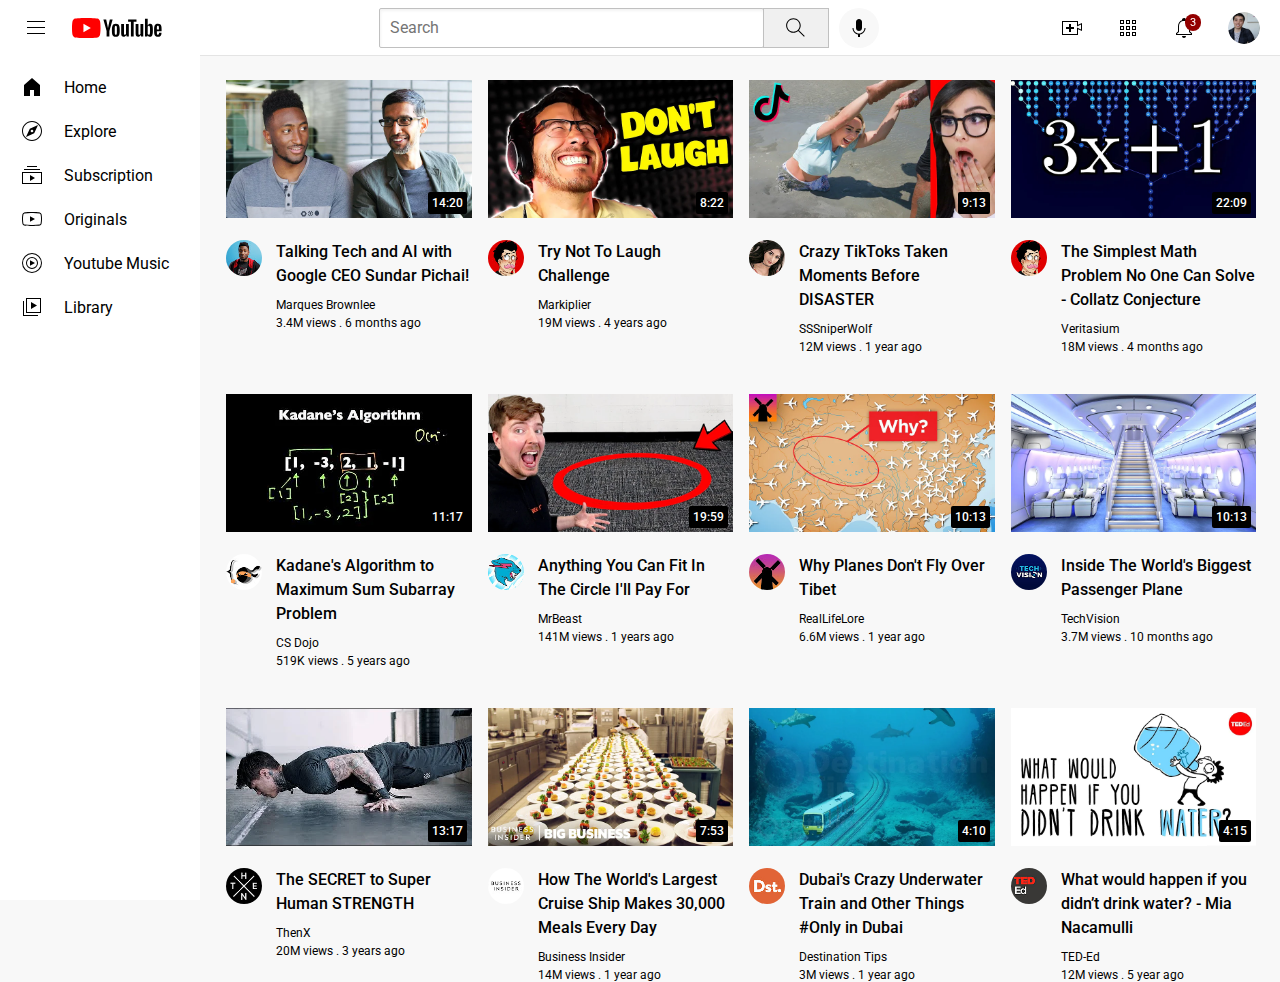
<file: index.html>
<!DOCTYPE html>
<html>
  <head>
    <title>YouTube.com Clone</title>
    <link rel="preconnect" href="https://fonts.googleapis.com">
    <link rel="preconnect" href="https://fonts.gstatic.com" crossorigin>
    <link href="https://fonts.googleapis.com/css2?family=Roboto:ital,wght@0,100..900;1,100..900&display=swap" rel="stylesheet">
    <link rel="stylesheet" href="styles/video.css">
    <link rel="stylesheet" href="styles/header.css">
    <link rel="stylesheet" href="styles/general.css">
    <link rel="stylesheet" href="styles/sidebar.css">
  </head>
  <body>
    <div class="header">
      <div class="left-section">
        <img class="hamburger-menu" src="icons/hamburger-menu.svg">
        <img class="youtube-logo" src="icons/youtube-logo.svg">
      </div>
      <div class="middle-section">
        <input class="search-bar" type="text" placeholder="Search">
        <button class="search-button">
          <img class="search-icon"  src="icons/search.svg">
          <!-- Put position absolute in posn relative -->
          
          <div class="tooltip">Search</div>
        </button>
          <button class="voice-search-button">
            <img class="voice-search-icon" src="icons/voice-search-icon.svg">
            <div class="tooltip">Search with your voice</div>
          </button>
         
      </div>
      <div class="right-section">
        <div class="upload-icon-container">
          <img class="upload-icon" src="icons/upload.svg">
          <div class="tooltip">Create</div>
        </div>
        <div class="youtube-apps-icon-container">
          <img class="youtube-apps-icon" src="icons/youtube-apps.svg">
          <div class="tooltip">Youtube Apps</div>
        </div>
        
        <div class="notifications-icon-container">
          <img class="notifications-icon" src="icons/notifications.svg">
          <div class="notifications-count">3</div>
          <div class="tooltip">Notifications</div>
        </div>
        <img class="current-user-picture" src="channel-pictures/my-channel.jpeg">
      </div>
    </div>

    <div class="sidebar">
      <div class="sidebar-link">
        <img src="icons/home.svg">
        <div>Home</div>
      </div>
      <div class="sidebar-link">
        <img src="icons/explore.svg">
        <div>Explore</div>
      </div>
      <div class="sidebar-link">
        <img src="icons/subscriptions.svg">
        <div>Subscription</div>
      </div>
      <div class="sidebar-link">
        <img src="icons/originals.svg">
        <div>Originals</div>
      </div>
      <div class="sidebar-link">
        <img src="icons/youtube-music.svg">
        <div>Youtube Music</div>
      </div>
      <div class="sidebar-link">
        <img src="icons/library.svg">
        <div>Library</div>
      </div>
    </div>
    
    <div class="video-grid">
      <div class="video-preview">
        <div class="thumbnail-row">
              <a class="video-info" href="https://www.youtube.com/watch?v=n2RNcPRtAiY">
                <img class="thumbnail" src="thumnail-pictures/thumbnail-1.webp">
              </a>
          <div class="video-time">14:20</div>
        </div>
        <div class="video-info-grid">
            <div class="channel-picture">
                <img class="profile-picture" src="channel-pictures/channel-1.jpeg">
                <div class="overlay">
                  <div class="overlay-grid">
                    <img class="overlay-profile-picture" src="channel-pictures/channel-1.jpeg">
                    <div class="overlay-video-info">
                                          <div class="overlay-video-author">
                     Marques Brownlee
                    </div>

                    <div class="overlay-video-subscribers">
                      15M subscribers
                    </div>

                    </div>

                  </div>
                </div>
            </div>
            <div class="video-info">
                <p class="video-title">
                <a class="video-info" href="https://www.youtube.com/watch?v=n2RNcPRtAiY">
                  Talking Tech and AI with Google CEO Sundar Pichai!
                </a>
                </p>
                <p class="video-author">
                Marques Brownlee
                </p>
                 <p class="video-stats">
                3.4M views .  6 months ago
                </p>
            </div>   
         </div>
      </div>

    <div class="video-preview">
      <div class="thumbnail-row">
        <div>
          <a href="https://www.youtube.com/watch?v=mP0RAo9SKZk">
          <img class="thumbnail" src="thumnail-pictures/thumbnail-2.webp">
          </a>
          <div class="video-time">8:22</div>
        </div>
      </div>
        

        <div class="video-info-grid">
            <div class="channel-picture">
                <img class="profile-picture" src="channel-pictures/channel-2.jpeg">
                <div class="overlay">
                  <div class="overlay-grid">
                    <img class="overlay-profile-picture" src="channel-pictures/channel-2.jpeg">
                    <div class="overlay-video-info">
                                          <div class="overlay-video-author">
                     Markiplier
                    </div>

                    <div class="overlay-video-subscribers">
                      30M subscribers
                    </div>

                    </div>

                  </div>
                </div>
            </div>
            <div class="video-info"> 
              <a class="video-info" href="https://www.youtube.com/watch?v=mP0RAo9SKZk">
                <p class="video-title">
                  Try Not To Laugh Challenge 
                </p>
              </a>
                
      <p class="video-author">
        Markiplier
      </p>
      <p class="video-stats">
        19M views . 4 years ago
      </p>
            </div>
            
        </div>

      
    </div>

    <div class="video-preview">
        <div class="thumbnail-row">
          <a href="https://www.youtube.com/watch?v=FgjPQQeTh1w">
            <img class="thumbnail" src="thumnail-pictures/thumbnail-3.webp">
          </a>
      
      <div class="video-time">9:13</div>
        </div>
        <div class="video-info-grid">
            <div class="channel-picture">
                <img class="profile-picture" src="channel-pictures/channel-3.jpeg">
            </div>
            <div class="video-info">
              <a class="video-info" href="https://www.youtube.com/watch?v=FgjPQQeTh1w">
                <p class="video-title">
                Crazy TikToks Taken Moments Before DISASTER
                </p>
              </a>
                
                <p class="video-author">
                SSSniperWolf
                </p>
                <p class="video-stats">
                12M views .  1 year ago
                </p>
            </div>   
         </div>
    </div>

    <div class="video-preview">
        <div class="thumbnail-row">
          <a href="https://www.youtube.com/watch?v=094y1Z2wpJg">
            <img class="thumbnail" src="thumnail-pictures/thumbnail-4.webp">
          </a>
      
      <div class="video-time">22:09</div>
        </div>

          <div class="video-info-grid">
              <div class="channel-picture">
                  <img class="profile-picture" src="channel-pictures/channel-2.jpeg">
              </div>
              <div class="video-info"> 
                <a class="video-info" href="https://www.youtube.com/watch?v=094y1Z2wpJg">
                  <p class="video-title">
                    The Simplest Math Problem No One Can Solve - Collatz Conjecture
                  </p>
                </a>
                  
        <p class="video-author">
          Veritasium 
        </p>
        <p class="video-stats">
          18M views . 4 months ago
        </p>
              </div>
            
        </div>
        </div>

        <div class="video-preview">
        <div class="thumbnail-row">
          <a href="https://www.youtube.com/watch?v=86CQq3pKSUw">
            <img class="thumbnail" src="thumnail-pictures/thumbnail-5.webp">
          </a>
          
      <div class="video-time">11:17</div>
        </div>
        <div class="video-info-grid">
            <div class="channel-picture">
                <img class="profile-picture" src="channel-pictures/channel-5.jpeg">
            </div>
            <div class="video-info">
              <a class="video-info" href="https://www.youtube.com/watch?v=86CQq3pKSUw">
                <p class="video-title">
                Kadane's Algorithm to Maximum Sum Subarray Problem
                </p>
              </a>
                
                <p class="video-author">
                CS Dojo
                </p>
                <p class="video-stats">
                519K views .  5 years ago
                </p>
            </div>   
         </div>
    </div>

    <div class="video-preview">
        <div class="thumbnail-row">
          <a href="https://www.youtube.com/watch?v=yXWw0_UfSFg">
            <img class="thumbnail" src="thumnail-pictures/thumbnail-6.webp">
          </a>
      
      <div class="video-time">19:59</div>
        </div>

        <div class="video-info-grid">
            <div class="channel-picture">
                <img class="profile-picture" src="channel-pictures/channel-6.jpeg">
            </div>
            <div class="video-info"> 
              <a class="video-info" href="https://www.youtube.com/watch?v=yXWw0_UfSFg">
                <p class="video-title">
                  Anything You Can Fit In The Circle I'll Pay For
                </p>
              </a>
                
      <p class="video-author">
        MrBeast 
      </p>
      <p class="video-stats">
        141M views . 1 years ago
      </p>
            </div>
            
        </div>

      
    </div>

    <div class="video-preview">
        <div class="thumbnail-row">
          <a href="https://www.youtube.com/watch?v=fNVa1qMbF9Y">
            <img class="thumbnail" src="thumnail-pictures/thumbnail-7.webp">
          </a>
      
      <div class="video-time">10:13</div>
        </div>

        <div class="video-info-grid">
            <div class="channel-picture">
                <img class="profile-picture" src="channel-pictures/channel-7.jpeg">
            </div>
            <div class="video-info"> 
              <a class="video-info" href="https://www.youtube.com/watch?v=fNVa1qMbF9Y">
                <p class="video-title">
                  Why Planes Don't Fly Over Tibet
                </p>
              </a>
                
      <p class="video-author">
        RealLifeLore
      </p>
      <p class="video-stats">
        6.6M views . 1 year ago
      </p>
            </div>
            
        </div>
    </div>

    <div class="video-preview">
        <div class="thumbnail-row">
          <a href="https://www.youtube.com/watch?v=lFm4EM1juls">
            <img class="thumbnail" src="thumnail-pictures/thumbnail-8.webp">
          </a>
      
      <div class="video-time">10:13</div>
        </div>

        <div class="video-info-grid">
            <div class="channel-picture">
                <img class="profile-picture" src="channel-pictures/channel-8.jpeg">
            </div>
            <div class="video-info"> 
              <a class="video-info" href="https://www.youtube.com/watch?v=lFm4EM1juls">
                <p class="video-title">
                  Inside The World's Biggest Passenger Plane
                </p>
              </a>
                
      <p class="video-author">
        TechVision
      </p>
      <p class="video-stats">
        3.7M views . 10 months ago
      </p>
            </div>
            
        </div>
    </div>

    <div class="video-preview">
        <div class="thumbnail-row">
          <a href="https://www.youtube.com/watch?v=ixmxOlcrlUc">
            <img class="thumbnail" src="thumnail-pictures/thumbnail-9.webp">
          </a>
      
      <div class="video-time">13:17</div>
        </div>

        <div class="video-info-grid">
            <div class="channel-picture">
                <img class="profile-picture" src="channel-pictures/channel-9.jpeg">
            </div>
            <div class="video-info"> 
              <a class="video-info" href="https://www.youtube.com/watch?v=ixmxOlcrlUc">
                <p class="video-title">
                  The SECRET to Super Human STRENGTH
                </p>
              </a>
                
      <p class="video-author">
        ThenX
      </p>
      <p class="video-stats">
        20M views . 3 years ago
      </p>
            </div>
            
        </div>
    </div>

    <div class="video-preview">
        <div class="thumbnail-row">
          <a href="https://www.youtube.com/watch?v=R2vXbFp5C9o">
            <img class="thumbnail" src="thumnail-pictures/thumbnail-10.webp">
          </a>
      
      <div class="video-time">7:53</div>
        </div>

        <div class="video-info-grid">
            <div class="channel-picture">
                <img class="profile-picture" src="channel-pictures/channel-10.jpeg">
            </div>
            <div class="video-info"> 
              <a class="video-info" href="https://www.youtube.com/watch?v=R2vXbFp5C9o">
                <p class="video-title">
                  How The World's Largest Cruise Ship Makes 30,000 Meals Every Day
                </p>
              </a>
                
      <p class="video-author">
        Business Insider
      </p>
      <p class="video-stats">
        14M views . 1 year ago
      </p>
            </div>
            
        </div>
    </div>

    <div class="video-preview">
        <div class="thumbnail-row">
          <a href="https://www.youtube.com/watch?v=0nZuYyXET3s">
            <img class="thumbnail" src="thumnail-pictures/thumbnail-11.webp">
          </a>
      
      <div class="video-time">4:10</div>
        </div>

        <div class="video-info-grid">
            <div class="channel-picture">
                <img class="profile-picture" src="channel-pictures/channel-11.jpeg">
            </div>
            <div class="video-info"> 
              <a class="video-info" href="https://www.youtube.com/watch?v=0nZuYyXET3s">
                <p class="video-title">
                  Dubai's Crazy Underwater Train and Other Things #Only in Dubai 
                </p>
              </a>
                
      <p class="video-author">
        Destination Tips
      </p>
      <p class="video-stats">
        3M views . 1 year ago
      </p>
            </div>
            
        </div>
    </div>

    <div class="video-preview">
        <div class="thumbnail-row">
          <a href="https://www.youtube.com/watch?v=9iMGFqMmUFs">
            <img class="thumbnail" src="thumnail-pictures/thumbnail-12.webp">
          </a>
      
      <div class="video-time">4:15</div>
        </div>

        <div class="video-info-grid">
            <div class="channel-picture">
                <img class="profile-picture" src="channel-pictures/channel-12.jpeg">
            </div>
            <div class="video-info"> 
              <a class="video-info" href="https://www.youtube.com/watch?v=9iMGFqMmUFs">
                <p class="video-title">
                    What would happen if you didn’t drink water? - Mia Nacamulli
                </p>
              </a>
                
      <p class="video-author">
        TED-Ed
      </p>
      <p class="video-stats">
        12M views . 5 year ago
      </p>
            </div>
            
        </div>
    </div>

    </div>

    
  </body>
</html
</file>
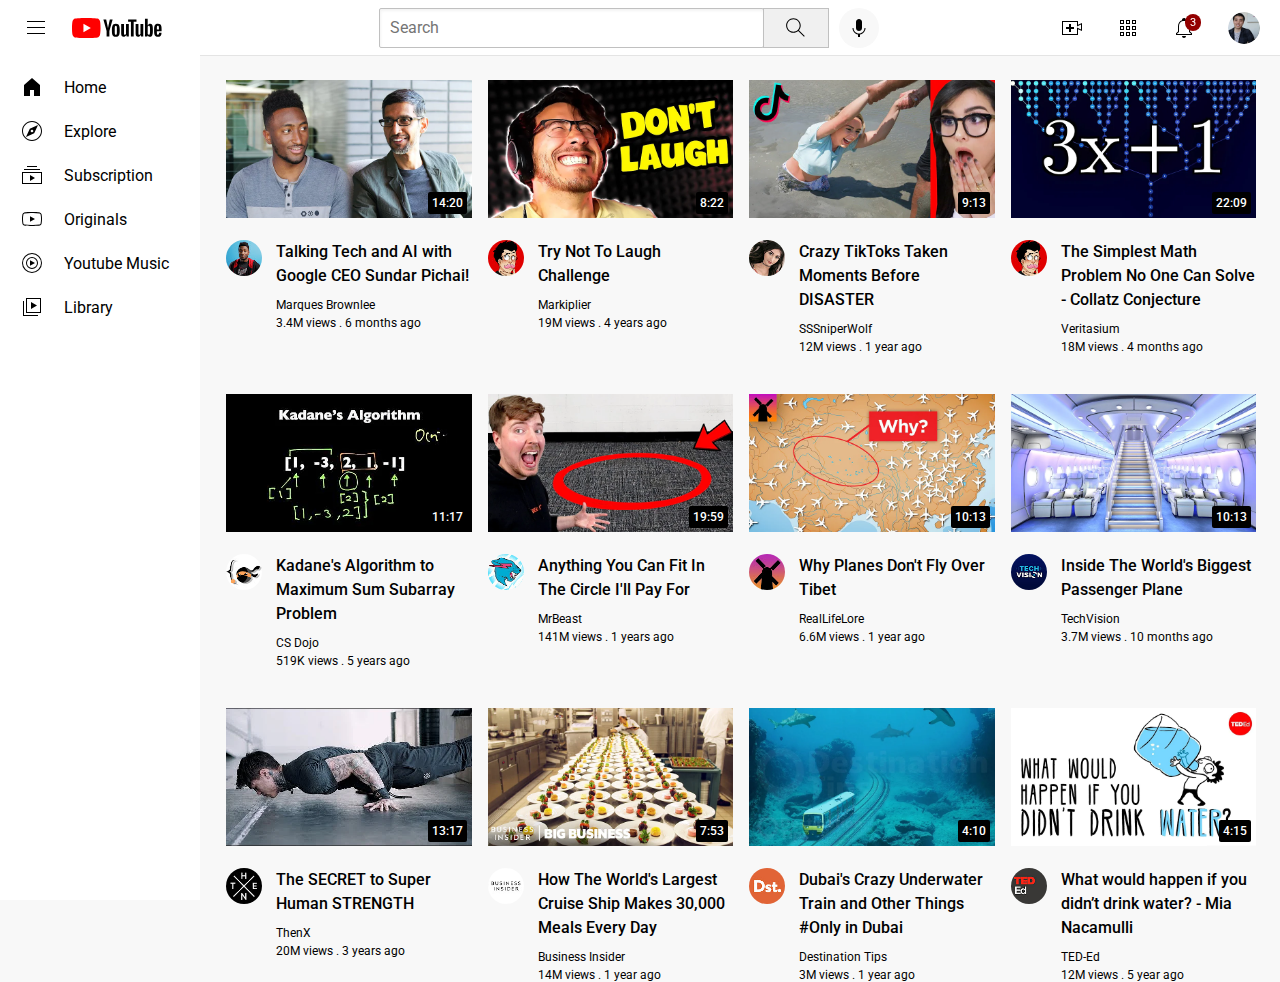
<file: youtube2.html>
<!DOCTYPE html>
<html>
  <head>
    <title>YouTube.com Clone</title>
    <link rel="preconnect" href="https://fonts.googleapis.com">
    <link rel="preconnect" href="https://fonts.gstatic.com" crossorigin>
    <link href="https://fonts.googleapis.com/css2?family=Roboto:ital,wght@0,100..900;1,100..900&display=swap" rel="stylesheet">
    <link rel="stylesheet" href="styles/video.css">
    <link rel="stylesheet" href="styles/header.css">
    <link rel="stylesheet" href="styles/general.css">
    <link rel="stylesheet" href="styles/sidebar.css">
  </head>
  <body>
    <div class="header">
      <div class="left-section">
        <img class="hamburger-menu" src="icons/hamburger-menu.svg">
        <img class="youtube-logo" src="icons/youtube-logo.svg">
      </div>
      <div class="middle-section">
        <input class="search-bar" type="text" placeholder="Search">
        <button class="search-button">
          <img class="search-icon"  src="icons/search.svg">
          <!-- Put position absolute in posn relative -->
          
          <div class="tooltip">Search</div>
        </button>
          <button class="voice-search-button">
            <img class="voice-search-icon" src="icons/voice-search-icon.svg">
            <div class="tooltip">Search with your voice</div>
          </button>
         
      </div>
      <div class="right-section">
        <div class="upload-icon-container">
          <img class="upload-icon" src="icons/upload.svg">
          <div class="tooltip">Create</div>
        </div>
        <div class="youtube-apps-icon-container">
          <img class="youtube-apps-icon" src="icons/youtube-apps.svg">
          <div class="tooltip">Youtube Apps</div>
        </div>
        
        <div class="notifications-icon-container">
          <img class="notifications-icon" src="icons/notifications.svg">
          <div class="notifications-count">3</div>
          <div class="tooltip">Notifications</div>
        </div>
        <img class="current-user-picture" src="channel-pictures/my-channel.jpeg">
      </div>
    </div>

    <div class="sidebar">
      <div class="sidebar-link">
        <img src="icons/home.svg">
        <div>Home</div>
      </div>
      <div class="sidebar-link">
        <img src="icons/explore.svg">
        <div>Explore</div>
      </div>
      <div class="sidebar-link">
        <img src="icons/subscriptions.svg">
        <div>Subscription</div>
      </div>
      <div class="sidebar-link">
        <img src="icons/originals.svg">
        <div>Originals</div>
      </div>
      <div class="sidebar-link">
        <img src="icons/youtube-music.svg">
        <div>Youtube Music</div>
      </div>
      <div class="sidebar-link">
        <img src="icons/library.svg">
        <div>Library</div>
      </div>
    </div>
    
    <div class="video-grid">
      <div class="video-preview">
        <div class="thumbnail-row">
              <a class="video-info" href="https://www.youtube.com/watch?v=n2RNcPRtAiY">
                <img class="thumbnail" src="thumnail-pictures/thumbnail-1.webp">
              </a>
          <div class="video-time">14:20</div>
        </div>
        <div class="video-info-grid">
            <div class="channel-picture">
                <img class="profile-picture" src="channel-pictures/channel-1.jpeg">
                <div class="overlay">
                  <div class="overlay-grid">
                    <img class="overlay-profile-picture" src="channel-pictures/channel-1.jpeg">
                    <div class="overlay-video-info">
                                          <div class="overlay-video-author">
                     Marques Brownlee
                    </div>

                    <div class="overlay-video-subscribers">
                      15M subscribers
                    </div>

                    </div>

                  </div>
                </div>
            </div>
            <div class="video-info">
                <p class="video-title">
                <a class="video-info" href="https://www.youtube.com/watch?v=n2RNcPRtAiY">
                  Talking Tech and AI with Google CEO Sundar Pichai!
                </a>
                </p>
                <p class="video-author">
                Marques Brownlee
                </p>
                 <p class="video-stats">
                3.4M views .  6 months ago
                </p>
            </div>   
         </div>
      </div>

    <div class="video-preview">
      <div class="thumbnail-row">
        <div>
          <a href="https://www.youtube.com/watch?v=mP0RAo9SKZk">
          <img class="thumbnail" src="thumnail-pictures/thumbnail-2.webp">
          </a>
          <div class="video-time">8:22</div>
        </div>
      </div>
        

        <div class="video-info-grid">
            <div class="channel-picture">
                <img class="profile-picture" src="channel-pictures/channel-2.jpeg">
                <div class="overlay">
                  <div class="overlay-grid">
                    <img class="overlay-profile-picture" src="channel-pictures/channel-2.jpeg">
                    <div class="overlay-video-info">
                                          <div class="overlay-video-author">
                     Markiplier
                    </div>

                    <div class="overlay-video-subscribers">
                      30M subscribers
                    </div>

                    </div>

                  </div>
                </div>
            </div>
            <div class="video-info"> 
              <a class="video-info" href="https://www.youtube.com/watch?v=mP0RAo9SKZk">
                <p class="video-title">
                  Try Not To Laugh Challenge 
                </p>
              </a>
                
      <p class="video-author">
        Markiplier
      </p>
      <p class="video-stats">
        19M views . 4 years ago
      </p>
            </div>
            
        </div>

      
    </div>

    <div class="video-preview">
        <div class="thumbnail-row">
          <a href="https://www.youtube.com/watch?v=FgjPQQeTh1w">
            <img class="thumbnail" src="thumnail-pictures/thumbnail-3.webp">
          </a>
      
      <div class="video-time">9:13</div>
        </div>
        <div class="video-info-grid">
            <div class="channel-picture">
                <img class="profile-picture" src="channel-pictures/channel-3.jpeg">
            </div>
            <div class="video-info">
              <a class="video-info" href="https://www.youtube.com/watch?v=FgjPQQeTh1w">
                <p class="video-title">
                Crazy TikToks Taken Moments Before DISASTER
                </p>
              </a>
                
                <p class="video-author">
                SSSniperWolf
                </p>
                <p class="video-stats">
                12M views .  1 year ago
                </p>
            </div>   
         </div>
    </div>

    <div class="video-preview">
        <div class="thumbnail-row">
          <a href="https://www.youtube.com/watch?v=094y1Z2wpJg">
            <img class="thumbnail" src="thumnail-pictures/thumbnail-4.webp">
          </a>
      
      <div class="video-time">22:09</div>
        </div>

          <div class="video-info-grid">
              <div class="channel-picture">
                  <img class="profile-picture" src="channel-pictures/channel-2.jpeg">
              </div>
              <div class="video-info"> 
                <a class="video-info" href="https://www.youtube.com/watch?v=094y1Z2wpJg">
                  <p class="video-title">
                    The Simplest Math Problem No One Can Solve - Collatz Conjecture
                  </p>
                </a>
                  
        <p class="video-author">
          Veritasium 
        </p>
        <p class="video-stats">
          18M views . 4 months ago
        </p>
              </div>
            
        </div>
        </div>

        <div class="video-preview">
        <div class="thumbnail-row">
          <a href="https://www.youtube.com/watch?v=86CQq3pKSUw">
            <img class="thumbnail" src="thumnail-pictures/thumbnail-5.webp">
          </a>
          
      <div class="video-time">11:17</div>
        </div>
        <div class="video-info-grid">
            <div class="channel-picture">
                <img class="profile-picture" src="channel-pictures/channel-5.jpeg">
            </div>
            <div class="video-info">
              <a class="video-info" href="https://www.youtube.com/watch?v=86CQq3pKSUw">
                <p class="video-title">
                Kadane's Algorithm to Maximum Sum Subarray Problem
                </p>
              </a>
                
                <p class="video-author">
                CS Dojo
                </p>
                <p class="video-stats">
                519K views .  5 years ago
                </p>
            </div>   
         </div>
    </div>

    <div class="video-preview">
        <div class="thumbnail-row">
          <a href="https://www.youtube.com/watch?v=yXWw0_UfSFg">
            <img class="thumbnail" src="thumnail-pictures/thumbnail-6.webp">
          </a>
      
      <div class="video-time">19:59</div>
        </div>

        <div class="video-info-grid">
            <div class="channel-picture">
                <img class="profile-picture" src="channel-pictures/channel-6.jpeg">
            </div>
            <div class="video-info"> 
              <a class="video-info" href="https://www.youtube.com/watch?v=yXWw0_UfSFg">
                <p class="video-title">
                  Anything You Can Fit In The Circle I'll Pay For
                </p>
              </a>
                
      <p class="video-author">
        MrBeast 
      </p>
      <p class="video-stats">
        141M views . 1 years ago
      </p>
            </div>
            
        </div>

      
    </div>

    <div class="video-preview">
        <div class="thumbnail-row">
          <a href="https://www.youtube.com/watch?v=fNVa1qMbF9Y">
            <img class="thumbnail" src="thumnail-pictures/thumbnail-7.webp">
          </a>
      
      <div class="video-time">10:13</div>
        </div>

        <div class="video-info-grid">
            <div class="channel-picture">
                <img class="profile-picture" src="channel-pictures/channel-7.jpeg">
            </div>
            <div class="video-info"> 
              <a class="video-info" href="https://www.youtube.com/watch?v=fNVa1qMbF9Y">
                <p class="video-title">
                  Why Planes Don't Fly Over Tibet
                </p>
              </a>
                
      <p class="video-author">
        RealLifeLore
      </p>
      <p class="video-stats">
        6.6M views . 1 year ago
      </p>
            </div>
            
        </div>
    </div>

    <div class="video-preview">
        <div class="thumbnail-row">
          <a href="https://www.youtube.com/watch?v=lFm4EM1juls">
            <img class="thumbnail" src="thumnail-pictures/thumbnail-8.webp">
          </a>
      
      <div class="video-time">10:13</div>
        </div>

        <div class="video-info-grid">
            <div class="channel-picture">
                <img class="profile-picture" src="channel-pictures/channel-8.jpeg">
            </div>
            <div class="video-info"> 
              <a class="video-info" href="https://www.youtube.com/watch?v=lFm4EM1juls">
                <p class="video-title">
                  Inside The World's Biggest Passenger Plane
                </p>
              </a>
                
      <p class="video-author">
        TechVision
      </p>
      <p class="video-stats">
        3.7M views . 10 months ago
      </p>
            </div>
            
        </div>
    </div>

    <div class="video-preview">
        <div class="thumbnail-row">
          <a href="https://www.youtube.com/watch?v=ixmxOlcrlUc">
            <img class="thumbnail" src="thumnail-pictures/thumbnail-9.webp">
          </a>
      
      <div class="video-time">13:17</div>
        </div>

        <div class="video-info-grid">
            <div class="channel-picture">
                <img class="profile-picture" src="channel-pictures/channel-9.jpeg">
            </div>
            <div class="video-info"> 
              <a class="video-info" href="https://www.youtube.com/watch?v=ixmxOlcrlUc">
                <p class="video-title">
                  The SECRET to Super Human STRENGTH
                </p>
              </a>
                
      <p class="video-author">
        ThenX
      </p>
      <p class="video-stats">
        20M views . 3 years ago
      </p>
            </div>
            
        </div>
    </div>

    <div class="video-preview">
        <div class="thumbnail-row">
          <a href="https://www.youtube.com/watch?v=R2vXbFp5C9o">
            <img class="thumbnail" src="thumnail-pictures/thumbnail-10.webp">
          </a>
      
      <div class="video-time">7:53</div>
        </div>

        <div class="video-info-grid">
            <div class="channel-picture">
                <img class="profile-picture" src="channel-pictures/channel-10.jpeg">
            </div>
            <div class="video-info"> 
              <a class="video-info" href="https://www.youtube.com/watch?v=R2vXbFp5C9o">
                <p class="video-title">
                  How The World's Largest Cruise Ship Makes 30,000 Meals Every Day
                </p>
              </a>
                
      <p class="video-author">
        Business Insider
      </p>
      <p class="video-stats">
        14M views . 1 year ago
      </p>
            </div>
            
        </div>
    </div>

    <div class="video-preview">
        <div class="thumbnail-row">
          <a href="https://www.youtube.com/watch?v=0nZuYyXET3s">
            <img class="thumbnail" src="thumnail-pictures/thumbnail-11.webp">
          </a>
      
      <div class="video-time">4:10</div>
        </div>

        <div class="video-info-grid">
            <div class="channel-picture">
                <img class="profile-picture" src="channel-pictures/channel-11.jpeg">
            </div>
            <div class="video-info"> 
              <a class="video-info" href="https://www.youtube.com/watch?v=0nZuYyXET3s">
                <p class="video-title">
                  Dubai's Crazy Underwater Train and Other Things #Only in Dubai 
                </p>
              </a>
                
      <p class="video-author">
        Destination Tips
      </p>
      <p class="video-stats">
        3M views . 1 year ago
      </p>
            </div>
            
        </div>
    </div>

    <div class="video-preview">
        <div class="thumbnail-row">
          <a href="https://www.youtube.com/watch?v=9iMGFqMmUFs">
            <img class="thumbnail" src="thumnail-pictures/thumbnail-12.webp">
          </a>
      
      <div class="video-time">4:15</div>
        </div>

        <div class="video-info-grid">
            <div class="channel-picture">
                <img class="profile-picture" src="channel-pictures/channel-12.jpeg">
            </div>
            <div class="video-info"> 
              <a class="video-info" href="https://www.youtube.com/watch?v=9iMGFqMmUFs">
                <p class="video-title">
                    What would happen if you didn’t drink water? - Mia Nacamulli
                </p>
              </a>
                
      <p class="video-author">
        TED-Ed
      </p>
      <p class="video-stats">
        12M views . 5 year ago
      </p>
            </div>
            
        </div>
    </div>

    </div>

    
  </body>
</html
</file>
<file: styles/video.css>
.thumbnail {
        width: 100%; 
        margin-bottom: 10px;
      }
      .video-title {
        margin: 0;
        font-size: 14px;
        font-weight: 500;
        line-height: 20px;
        margin-bottom: 10px;
      }
      .profile-picture {
        width: 36px;
        border-radius: 50px;
      }
      .thumbnail-row {
        margin-bottom: 8px;
        position: relative;
      }
      .video-info-grid {
        display: grid;
        grid-template-columns: 50px 1fr;
      }

      .video-author {
        font-size: 12px;
        color: rgb (96,96,96);
        margin-bottom: 4px;
      }
      .video-stats {
        font-size: 12px;
        color: rgb (96,96,96);
      }
      .video-grid {
        display: grid;
        grid-template-columns: 1fr 1fr 1fr;
        column-gap: 16px;
        row-gap: 40px ;
      }

      @media (max-width: 750px) {
        .video-grid {
          grid-template-columns: 1fr 1fr;
        }
      }

      @media (min-width: 1000px) {
        .video-grid {
          grid-template-columns: 1fr 1fr 1fr 1fr;
        }
      }

      @media (min-width:751px) and (max-width:999px){
        .video-grid {
          grid-template-columns: 1fr 1fr 1fr;
        }
      }

      @media (min-width:1000px) {
        .video-title {
          font-size: 16px;
          line-height: 24px;

          .video-author,
          .video-stats {
            font-size: 14px;
          }

        }
      }

      .video-time {
        background-color: black;
        color: white;
        position: absolute;
        bottom: 18px;
        right: 5px;
        font-size: 12px;
        font-weight: 500;
        padding: 4px;
        border-radius: 2px;
      }
      .video-info {
        color: inherit;
        text-decoration: inherit;
      }

      .channel-picture {
        position: relative;
      }

      .channel-picture .overlay {
        position: absolute;
        opacity: 0;
      }

      .channel-picture:hover .overlay {
        opacity: 1;
        background-color: white;
      }

      .overlay {
        box-shadow: 1px 3px 4px rgba(0,0,0,0.2);
      }

      .overlay-grid {
        display: flex;
        flex-direction: row;
        padding-top: 10px;
        padding-bottom: 10px;
        padding-right: 80px;
        padding-left: 10px;
        align-items: center;
      }

      .overlay-profile-picture {
        width: 50px;
        border-radius: 25px;
      }

      .overlay-video-author {
        color: black;
        margin-left: 10px;
        font-family: Roboto, Arial;
        font-weight: 500;
        margin-bottom: 5px;
      }

      .overlay-video-subscribers {
        margin-left: 10px;
        font-family: Roboto, Arial;
        font-size: 12px;
      }
</file>
<file: styles/header.css>
.header {
    height: 55px;

    display: flex;
    flex-direction: row;
    justify-content: space-between;

    position: fixed;
    top: 0;
    left: 0;
    right: 0;
    z-index: 100;

    background-color: white;
    border-bottom-width: 1px;
    border-bottom-style: solid;
    border-bottom-color: rgb(228,228,228);
} 

.left-section {
    display: flex;
    align-items: center;
}

.hamburger-menu {
    height: 24px;
    margin-left: 24px;
    margin-right: 24px;
}

.youtube-logo {
    height: 20px;
}

.middle-section {
    flex: 1;
    margin-left: 70px; 
    margin-right: 35px;
    max-width: 500px;
    display: flex;
    align-items: center; 
}

.search-bar {
    flex: 1;
    height: 36px;
    padding-left: 10px;
    font-size: 16px;
    border: 1px solid rgb(192,192,192);
    border-radius: 2px;
    box-shadow: inset 1px 2px 3px rgba(0,0,0,0.05);
    width: 0;
}

.search-bar::placeholder {
    font-family: Roboto, Arial;
    font-size: 16px;
}

.search-button {
    height: 40px;
    width: 66px;
    background-color: rgb(240,240,240);
    border-width: 1px;
    border-style: solid;
    border-color: rgb(192,192,192);
    margin-left: -1px;
    margin-right: 10px;
    
    position: relative;
}

.search-button, 
.voice-search-button,
.upload-icon-container,
.youtube-apps-icon-container,
.notifications-icon-container
{
    display: flex;
    justify-content: center;
    align-items: center;
    position: relative;
}

.search-button .tooltip, 
.voice-search-button .tooltip,
.upload-icon-container .tooltip,
.youtube-apps-icon-container .tooltip,
.notifications-icon-container .tooltip {
    position: absolute;
    background-color: gray;
    color: white;
    padding-top: 4px;
    padding-bottom: 4px;
    padding-left: 8px;
    padding-right: 8px;
    border-radius: 2px;
    font-size: 12px;
    bottom: -30px;
    opacity: 0;
    transition: opacity 0.15s;
    pointer-events: none;
    white-space: nowrap;
}

.search-button:hover .tooltip, 
.voice-search-button:hover .tooltip,
.upload-icon-container:hover .tooltip,
.youtube-apps-icon-container:hover .tooltip,
.notifications-icon-container:hover .tooltip {
    opacity: 1;
}

.search-icon {
    height: 25px;
}

.voice-search-button {
    height: 40px;
    width: 40px;
    border-radius: 20px;
    border: none;
    background-color: rgb(248,248,248);

}

.voice-search-icon {
    height: 24px;
}

.right-section {
    width: 200px; 
    margin-right: 20px;
    display: flex;
    align-items: center;
    justify-content: space-between;
}

.upload-icon{
    height: 24px;
} 

.youtube-apps-icon {
    height: 24px;
}

.notifications-icon {
    height: 24px;
}

.notifications-icon-container {
    position: relative;
}

.notifications-count {
    position: absolute;
    top: -2px;
    right: -5px;
    background-color: rgb(147, 0, 0);
    color: white;
    font-family: Roboto, Arial;
    font-size: 11px;
    padding-left: 5px;
    padding-right: 5px;
    padding-top: 2px;
    padding-bottom: 2px;
    border-radius: 10px;
}

.current-user-picture {
    height: 32px;
    border-radius: 16px;
}
</file>
<file: styles/general.css>
p {
    margin-top: 0;
    margin-bottom: 0;
}

body {
    font-family: Roboto, Arial;
    margin: 0;
    padding-top: 80px;
    padding-left: 96px;
    padding-right: 24px;
    background-color: rgb(248,248,248);
}
</file>
<file: styles/sidebar.css>
@media (max-width: 1200px) {
    .sidebar {
    position: fixed;
    left: 0;
    bottom: 0;
    top: 55px;
    background-color: white;
    width: 72px;
    z-index: 200;
    padding-top: 5px;
}

.sidebar-link {
    height: 74px;
    display: flex;
    justify-content: center;
    align-items: center;
    flex-direction: column;
}

.sidebar-link:hover {
    background-color: rgb(230, 230, 230);
    cursor: pointer;
}

.sidebar-link img {
    height: 24px;
    margin-bottom: 4px;
}

.sidebar-link div {
    font-size: 10px;
}
}

@media (min-width: 1200.1px) {
    .sidebar {
        position: fixed;
        left: 0;
        bottom: 0;
        top: 55px;
        background-color: white;
        width: 200px;
        z-index: 200;
    }
    .sidebar-link img {
        height: 24px;
        margin-right: 20px;
    }
    .sidebar-link {
        display: flex;
        flex-direction: row;
        justify-content: left;
        align-items: center;
        margin-top: 20px;
        margin-left: 20px;
    }
    .sidebar-link:hover {
        background-color: rgb(230,230,230);
        cursor: pointer;
    }
}

@media (min-width:1200.1px) {
    .video-grid {
        margin-left: 130px;
    }
}
</file>
